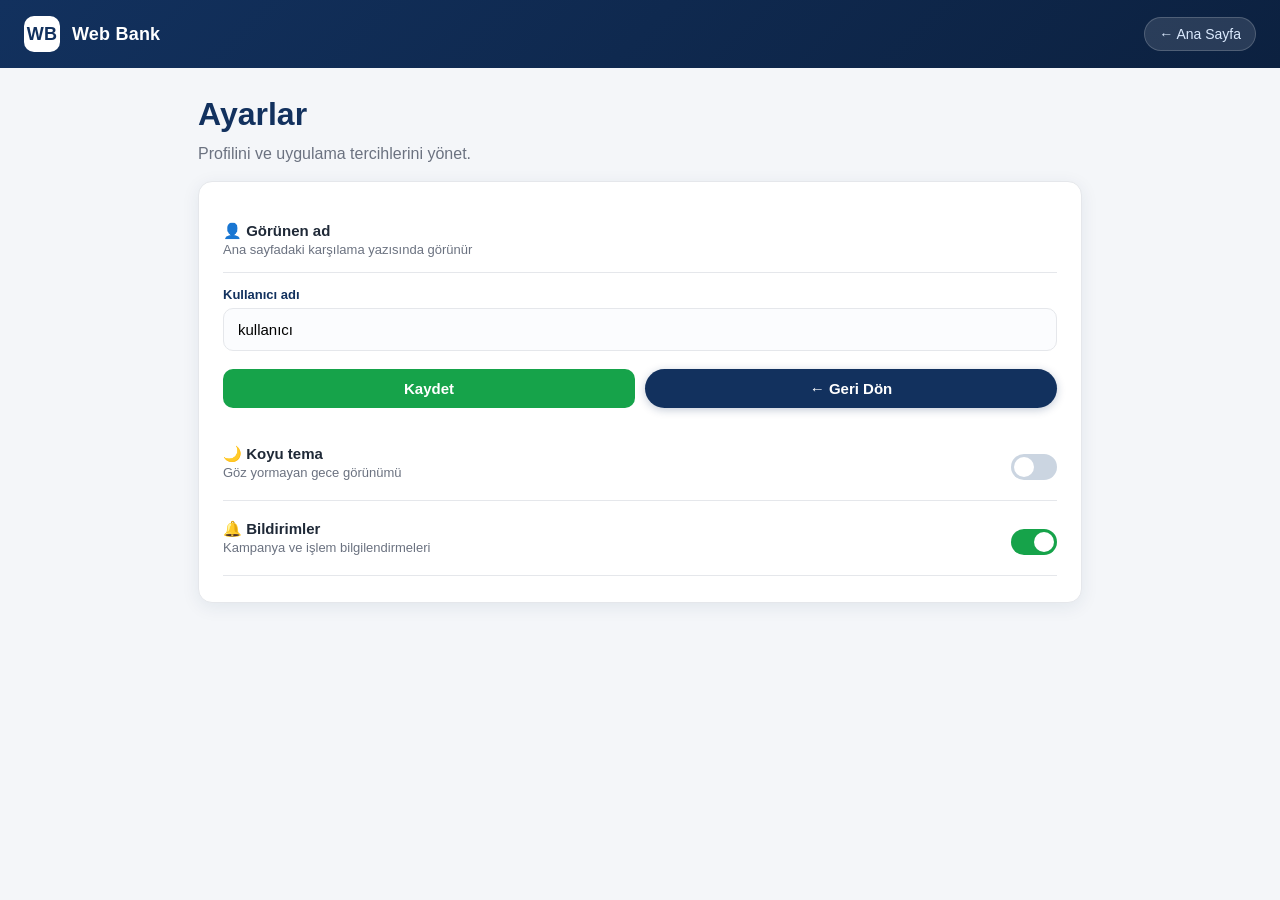
<file: ayarlar.html>
<!DOCTYPE html>
<html lang="tr">
<head>
<meta charset="UTF-8">
<meta name="viewport" content="width=device-width, initial-scale=1.0">
<title>Ayarlar — Web Bank</title>
<link rel="stylesheet" href="style.css">
<script>
function load() {
  if (localStorage.getItem("tema") === "koyu") document.body.classList.add("dark");
  document.getElementById("kadi").value = localStorage.getItem("bank_user") || "kullanıcı";
  document.getElementById("tema").checked = localStorage.getItem("tema") === "koyu";
  document.getElementById("bildirim").checked = localStorage.getItem("bildirim") !== "kapali";
}
function saveUser(e) {
  if (e) e.preventDefault();
  var v = document.getElementById("kadi").value.trim();
  if (!v) return false;
  localStorage.setItem("bank_user", v);
  msg("Kullanıcı adı güncellendi: " + v);
  return false;
}
function toggleTema(el) {
  localStorage.setItem("tema", el.checked ? "koyu" : "acik");
  document.body.classList.toggle("dark", el.checked);
}
function toggleBildirim(el) {
  localStorage.setItem("bildirim", el.checked ? "acik" : "kapali");
  msg(el.checked ? "Bildirimler açıldı." : "Bildirimler kapatıldı.");
}
function msg(t) {
  var m = document.getElementById("msg");
  m.className = "alert ok"; m.textContent = t;
}
window.onload = load;
</script>
</head>
<body>
<div class="topbar"><div class="brand"><div class="brand-mark">WB</div><span>Web Bank</span></div><a href="index.html">← Ana Sayfa</a></div>
<div class="container">
  <h1>Ayarlar</h1>
  <p class="muted">Profilini ve uygulama tercihlerini yönet.</p>

  <form class="panel" style="max-width:100%" onsubmit="return saveUser(event)">
    <div class="settings-row">
      <div><strong>👤 Görünen ad</strong><small>Ana sayfadaki karşılama yazısında görünür</small></div>
    </div>
    <label for="kadi">Kullanıcı adı</label>
    <input id="kadi" type="text" maxlength="20">
    <div class="btn-row"><button class="primary" type="submit">Kaydet</button><a class="button-back" href="index.html">← Geri Dön</a></div>

    <div class="settings-row" style="margin-top:18px">
      <div><strong>🌙 Koyu tema</strong><small>Göz yormayan gece görünümü</small></div>
      <label class="switch"><input id="tema" type="checkbox" onchange="toggleTema(this)"><span class="slider"></span></label>
    </div>
    <div class="settings-row">
      <div><strong>🔔 Bildirimler</strong><small>Kampanya ve işlem bilgilendirmeleri</small></div>
      <label class="switch"><input id="bildirim" type="checkbox" onchange="toggleBildirim(this)"><span class="slider"></span></label>
    </div>

    <div id="msg" class="alert"></div>
  </form>
</div>
<script src="gecis.js" defer></script>
</body>
</html>
</file>
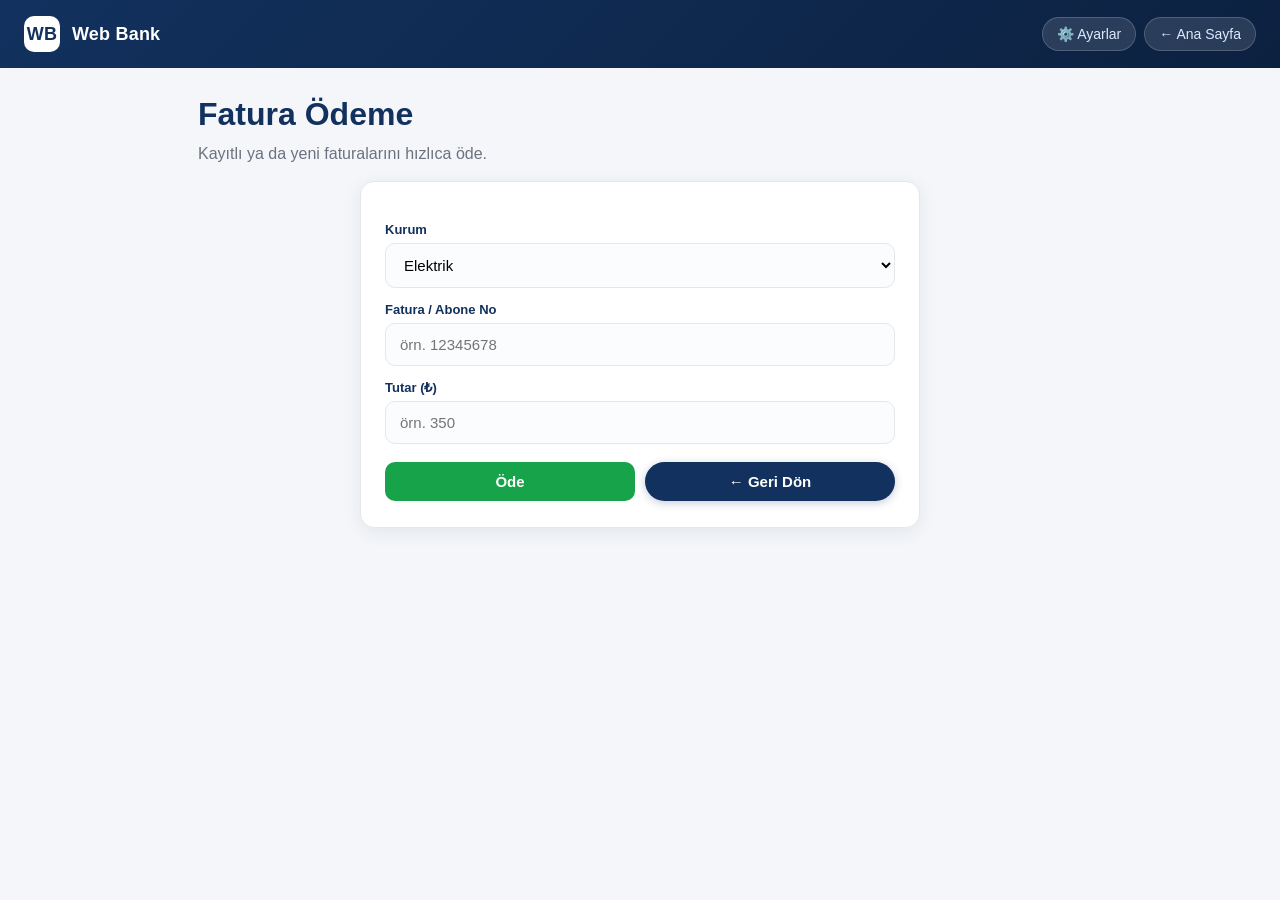
<file: fatura.html>
<!DOCTYPE html>
<html lang="tr">
<head>
<meta charset="UTF-8">
<meta name="viewport" content="width=device-width, initial-scale=1.0">
<title>Fatura Ödeme — Web Bank</title>
<link rel="stylesheet" href="style.css">
<script>
if (localStorage.getItem("tema") === "koyu") document.body.classList.add("dark");
function ode(e) {
  if (e) e.preventDefault();
  var kurum = document.getElementById("kurum").value;
  var no = document.getElementById("fno").value.trim();
  var tutar = parseFloat(document.getElementById("tutar").value);
  var msg = document.getElementById("msg");
  if (!no) { msg.className="alert err"; msg.textContent="Fatura numarası girin."; return false; }
  if (!tutar || tutar <= 0) { msg.className="alert err"; msg.textContent="Geçerli bir tutar girin."; return false; }
  var bakiye = parseFloat(localStorage.getItem("bakiye") || "25750");
  if (tutar > bakiye) { msg.className="alert err"; msg.textContent="Yetersiz bakiye."; return false; }
  localStorage.setItem("bakiye", String(bakiye - tutar));
  msg.className="alert ok";
  msg.textContent = kurum + " faturası (" + no + ") ödendi: " + tutar.toLocaleString("tr-TR",{minimumFractionDigits:2}) + " ₺";
  document.getElementById("form").reset();
  return false;
}
</script>
</head>
<body>
<div class="topbar"><div class="brand"><div class="brand-mark">WB</div><span>Web Bank</span></div><div class="topbar-actions"><a href="ayarlar.html">⚙️ Ayarlar</a><a href="index.html">← Ana Sayfa</a></div></div>
<div class="container">
  <h1>Fatura Ödeme</h1>
  <p class="muted">Kayıtlı ya da yeni faturalarını hızlıca öde.</p>
  <form id="form" class="panel" onsubmit="return ode(event)">
    <label for="kurum">Kurum</label>
    <select id="kurum"><option>Elektrik</option><option>Su</option><option>Doğalgaz</option><option>Telefon / İnternet</option></select>
    <label for="fno">Fatura / Abone No</label>
    <input id="fno" type="text" placeholder="örn. 12345678">
    <label for="tutar">Tutar (₺)</label>
    <input id="tutar" type="number" min="1" step="0.01" placeholder="örn. 350">
    <div class="btn-row"><button class="primary" type="submit">Öde</button><a class="button-back" href="index.html">← Geri Dön</a></div>
    <div id="msg" class="alert"></div>
  </form>
</div>
<script src="gecis.js" defer></script>
</body>
</html>
</file>
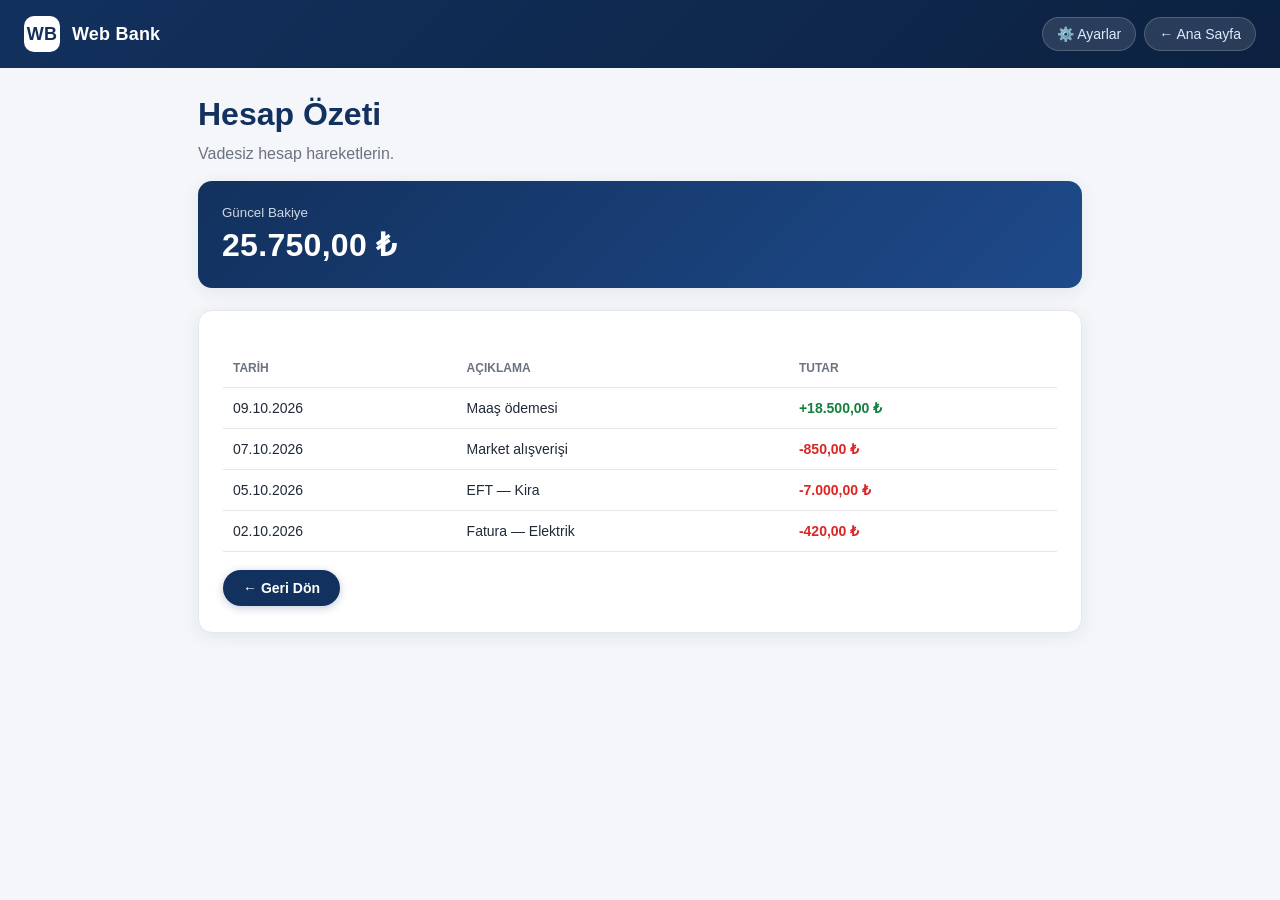
<file: hesap-ozeti.html>
<!DOCTYPE html>
<html lang="tr">
<head>
<meta charset="UTF-8">
<meta name="viewport" content="width=device-width, initial-scale=1.0">
<title>Hesap Özeti — Web Bank</title>
<link rel="stylesheet" href="style.css">
<script>
window.onload = function() {
  if (localStorage.getItem("tema") === "koyu") document.body.classList.add("dark");
  var b = Number(localStorage.getItem("bakiye") || "25750");
  document.getElementById("bakiye").textContent = b.toLocaleString("tr-TR",{minimumFractionDigits:2}) + " ₺";
};
</script>
</head>
<body>
<div class="topbar"><div class="brand"><div class="brand-mark">WB</div><span>Web Bank</span></div><div class="topbar-actions"><a href="ayarlar.html">⚙️ Ayarlar</a><a href="index.html">← Ana Sayfa</a></div></div>
<div class="container">
  <h1>Hesap Özeti</h1>
  <p class="muted">Vadesiz hesap hareketlerin.</p>
  <div class="balance-card"><div><small>Güncel Bakiye</small><div class="balance-amount" id="bakiye">—</div></div></div>
  <div class="panel" style="max-width:100%">
    <div class="table-wrap">
    <table>
      <tr><th>Tarih</th><th>Açıklama</th><th>Tutar</th></tr>
      <tr><td>09.10.2026</td><td>Maaş ödemesi</td><td class="positive">+18.500,00 ₺</td></tr>
      <tr><td>07.10.2026</td><td>Market alışverişi</td><td class="negative">-850,00 ₺</td></tr>
      <tr><td>05.10.2026</td><td>EFT — Kira</td><td class="negative">-7.000,00 ₺</td></tr>
      <tr><td>02.10.2026</td><td>Fatura — Elektrik</td><td class="negative">-420,00 ₺</td></tr>
    </table>
    </div>
    <a class="button-back" href="index.html">← Geri Dön</a>
  </div>
</div>
<script src="gecis.js" defer></script>
</body>
</html>
</file>
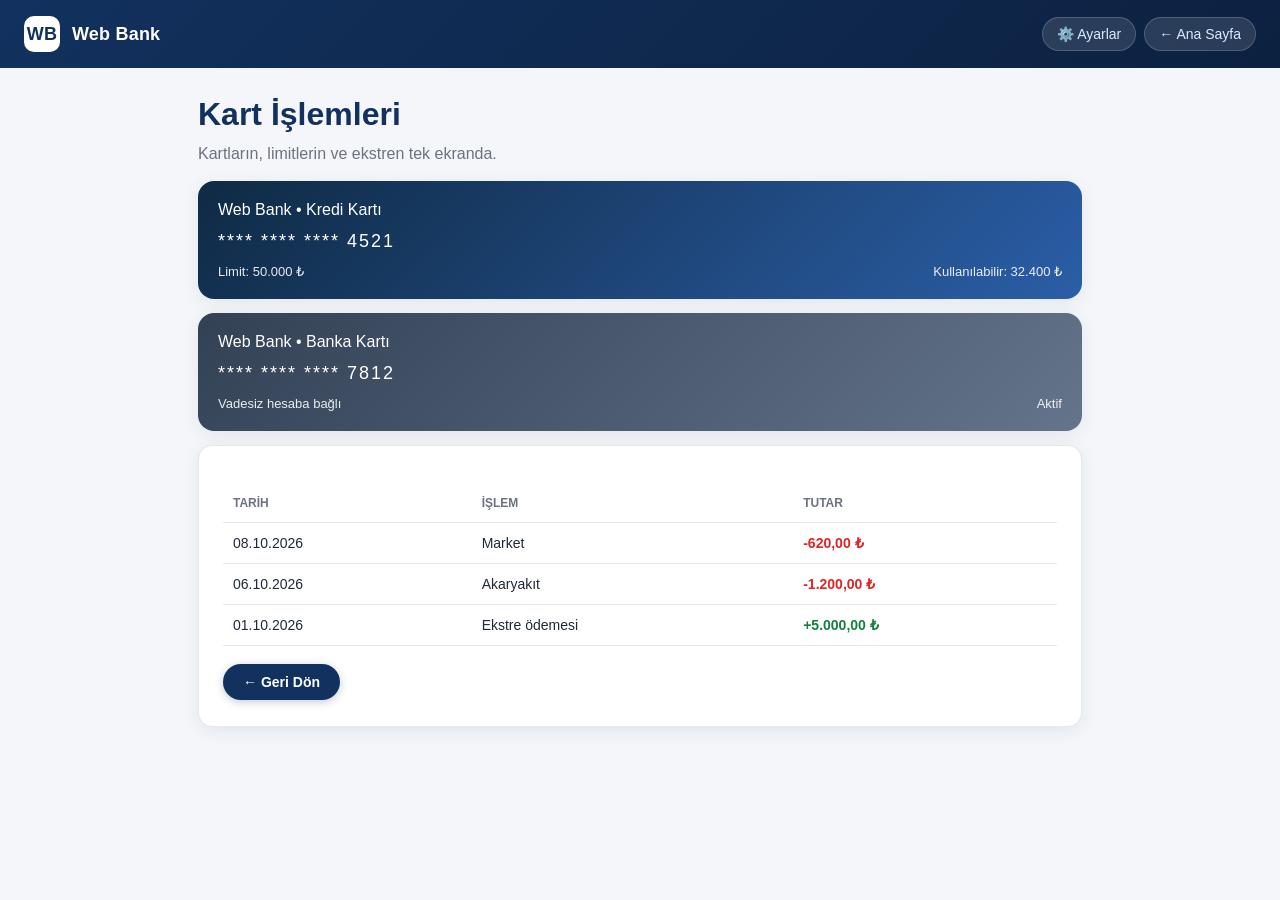
<file: kart-islemleri.html>
<!DOCTYPE html>
<html lang="tr">
<head>
<meta charset="UTF-8">
<meta name="viewport" content="width=device-width, initial-scale=1.0">
<title>Kart İşlemleri — Web Bank</title>
<link rel="stylesheet" href="style.css">
<script>if (localStorage.getItem("tema") === "koyu") document.body.classList.add("dark");</script>
</head>
<body>
<div class="topbar"><div class="brand"><div class="brand-mark">WB</div><span>Web Bank</span></div><div class="topbar-actions"><a href="ayarlar.html">⚙️ Ayarlar</a><a href="index.html">← Ana Sayfa</a></div></div>
<div class="container">
  <h1>Kart İşlemleri</h1>
  <p class="muted">Kartların, limitlerin ve ekstren tek ekranda.</p>
  <div class="bank-card">
    <div>Web Bank • Kredi Kartı</div>
    <div class="num">**** **** **** 4521</div>
    <div class="row"><span>Limit: 50.000 ₺</span><span>Kullanılabilir: 32.400 ₺</span></div>
  </div>
  <div class="bank-card" style="background:linear-gradient(135deg,#334155,#64748b)">
    <div>Web Bank • Banka Kartı</div>
    <div class="num">**** **** **** 7812</div>
    <div class="row"><span>Vadesiz hesaba bağlı</span><span>Aktif</span></div>
  </div>
  <div class="panel" style="max-width:100%">
    <div class="table-wrap">
    <table>
      <tr><th>Tarih</th><th>İşlem</th><th>Tutar</th></tr>
      <tr><td>08.10.2026</td><td>Market</td><td class="negative">-620,00 ₺</td></tr>
      <tr><td>06.10.2026</td><td>Akaryakıt</td><td class="negative">-1.200,00 ₺</td></tr>
      <tr><td>01.10.2026</td><td>Ekstre ödemesi</td><td class="positive">+5.000,00 ₺</td></tr>
    </table>
    </div>
    <a class="button-back" href="index.html">← Geri Dön</a>
  </div>
</div>
<script src="gecis.js" defer></script>
</body>
</html>
</file>
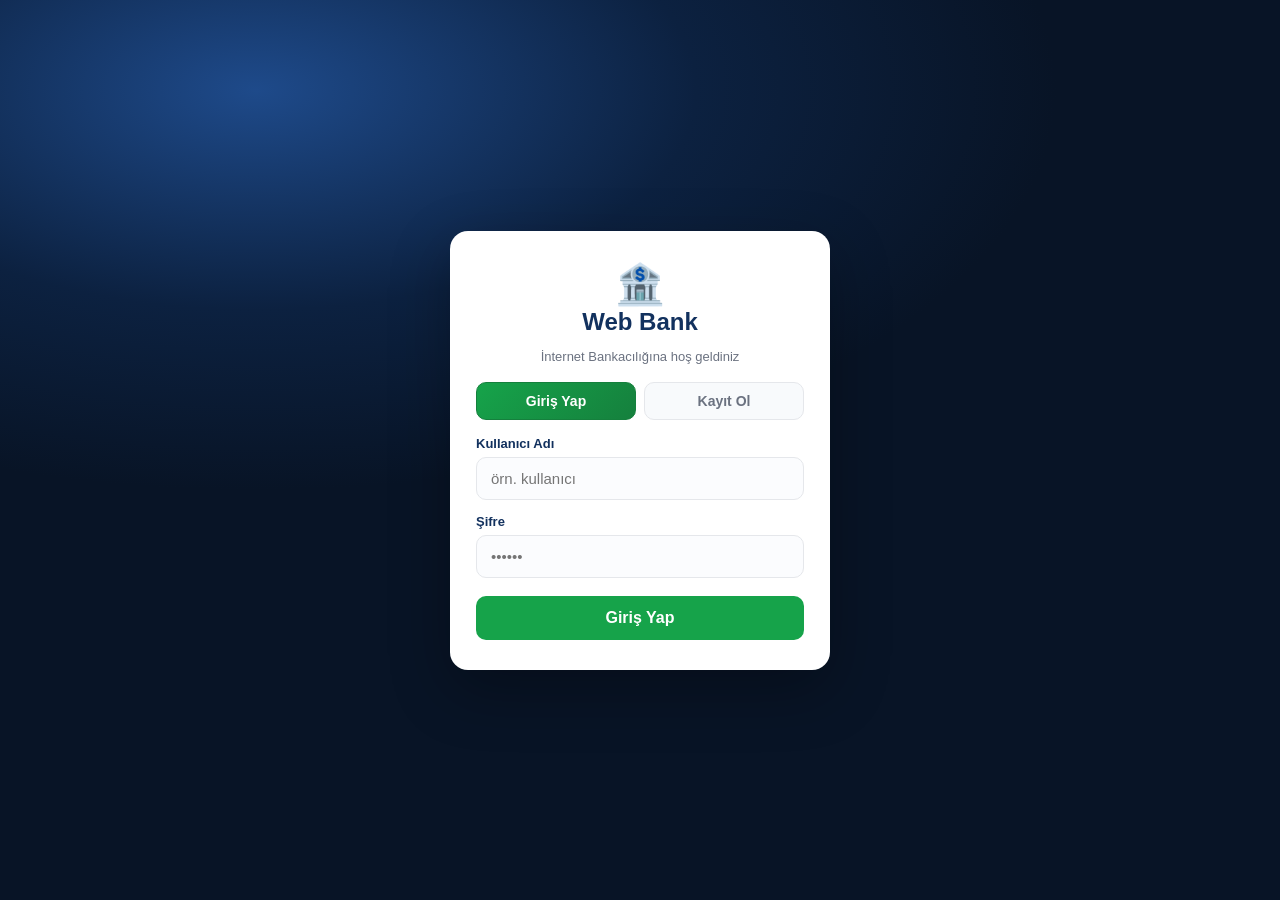
<file: login.html>
<!DOCTYPE html>
<html lang="tr">
<head>
<meta charset="UTF-8">
<meta name="viewport" content="width=device-width, initial-scale=1.0">
<title>Web Bank — Giriş</title>
<link rel="stylesheet" href="style.css">
<script>
function getUsers() {
  try { return JSON.parse(localStorage.getItem("bank_users") || '{"kullanıcı":"010101"}'); }
  catch (e) { return {"kullanıcı":"010101"}; }
}
function showTab(which) {
  document.getElementById("tab-giris").classList.toggle("active", which === "giris");
  document.getElementById("tab-kayit").classList.toggle("active", which === "kayit");
  document.getElementById("form-giris").style.display = which === "giris" ? "block" : "none";
  document.getElementById("form-kayit").style.display = which === "kayit" ? "block" : "none";
  document.getElementById("msg").className = "alert";
  document.getElementById("msg").textContent = "";
}
function girisKontrol(e) {
  if (e) e.preventDefault();
  var kadi = document.getElementById("kadi").value.trim();
  var sifre = document.getElementById("sifre").value;
  var msg = document.getElementById("msg");
  var users = getUsers();
  if (users[kadi] && users[kadi] === sifre) {
    localStorage.setItem("bank_user", kadi);
    window.location.href = "index.html";
  } else {
    msg.className = "alert err";
    msg.textContent = "Giriş yapılamadı. Kullanıcı adı veya şifre hatalı.";
  }
  return false;
}
function kayitOl(e) {
  if (e) e.preventDefault();
  var kadi = document.getElementById("ykadi").value.trim();
  var s1 = document.getElementById("ysifre").value;
  var s2 = document.getElementById("ysifre2").value;
  var msg = document.getElementById("msg");
  if (kadi.length < 3) { msg.className = "alert err"; msg.textContent = "Kullanıcı adı en az 3 karakter olmalı."; return false; }
  if (s1.length < 4) { msg.className = "alert err"; msg.textContent = "Şifre en az 4 karakter olmalı."; return false; }
  if (s1 !== s2) { msg.className = "alert err"; msg.textContent = "Şifreler eşleşmiyor."; return false; }
  var users = getUsers();
  if (users[kadi]) { msg.className = "alert err"; msg.textContent = "Bu kullanıcı adı zaten kayıtlı. Giriş yapın."; return false; }
  users[kadi] = s1;
  localStorage.setItem("bank_users", JSON.stringify(users));
  localStorage.setItem("bank_user", kadi);
  if (!localStorage.getItem("bakiye")) localStorage.setItem("bakiye", "25750");
  msg.className = "alert ok";
  msg.textContent = "Kayıt başarılı! Yönlendiriliyorsunuz...";
  setTimeout(function () { window.location.href = "index.html"; }, 600);
  return false;
}
</script>
</head>
<body>
<div class="login-wrap">
  <div class="login-box">
    <div style="font-size:40px">🏦</div>
    <h2>Web Bank</h2>
    <p>İnternet Bankacılığına hoş geldiniz</p>
    <div class="tabs">
      <button id="tab-giris" class="active" type="button" onclick="showTab('giris')">Giriş Yap</button>
      <button id="tab-kayit" type="button" onclick="showTab('kayit')">Kayıt Ol</button>
    </div>
    <form id="form-giris" onsubmit="return girisKontrol(event)">
      <label for="kadi">Kullanıcı Adı</label>
      <input type="text" id="kadi" placeholder="örn. kullanıcı" autocomplete="username">
      <label for="sifre">Şifre</label>
      <input type="password" id="sifre" placeholder="••••••" autocomplete="current-password">
      <button class="primary" type="submit">Giriş Yap</button>
    </form>
    <form id="form-kayit" style="display:none" onsubmit="return kayitOl(event)">
      <label for="ykadi">Kullanıcı Adı</label>
      <input type="text" id="ykadi" placeholder="yeni kullanıcı adı" autocomplete="username">
      <label for="ysifre">Şifre</label>
      <input type="password" id="ysifre" placeholder="en az 4 karakter" autocomplete="new-password">
      <label for="ysifre2">Şifre (Tekrar)</label>
      <input type="password" id="ysifre2" placeholder="şifreyi tekrar girin" autocomplete="new-password">
      <button class="primary" type="submit">Kayıt Ol</button>
    </form>
    <div id="msg" class="alert"></div>
  </div>
</div>
<script src="gecis.js" defer></script>
</body>
</html>
</file>
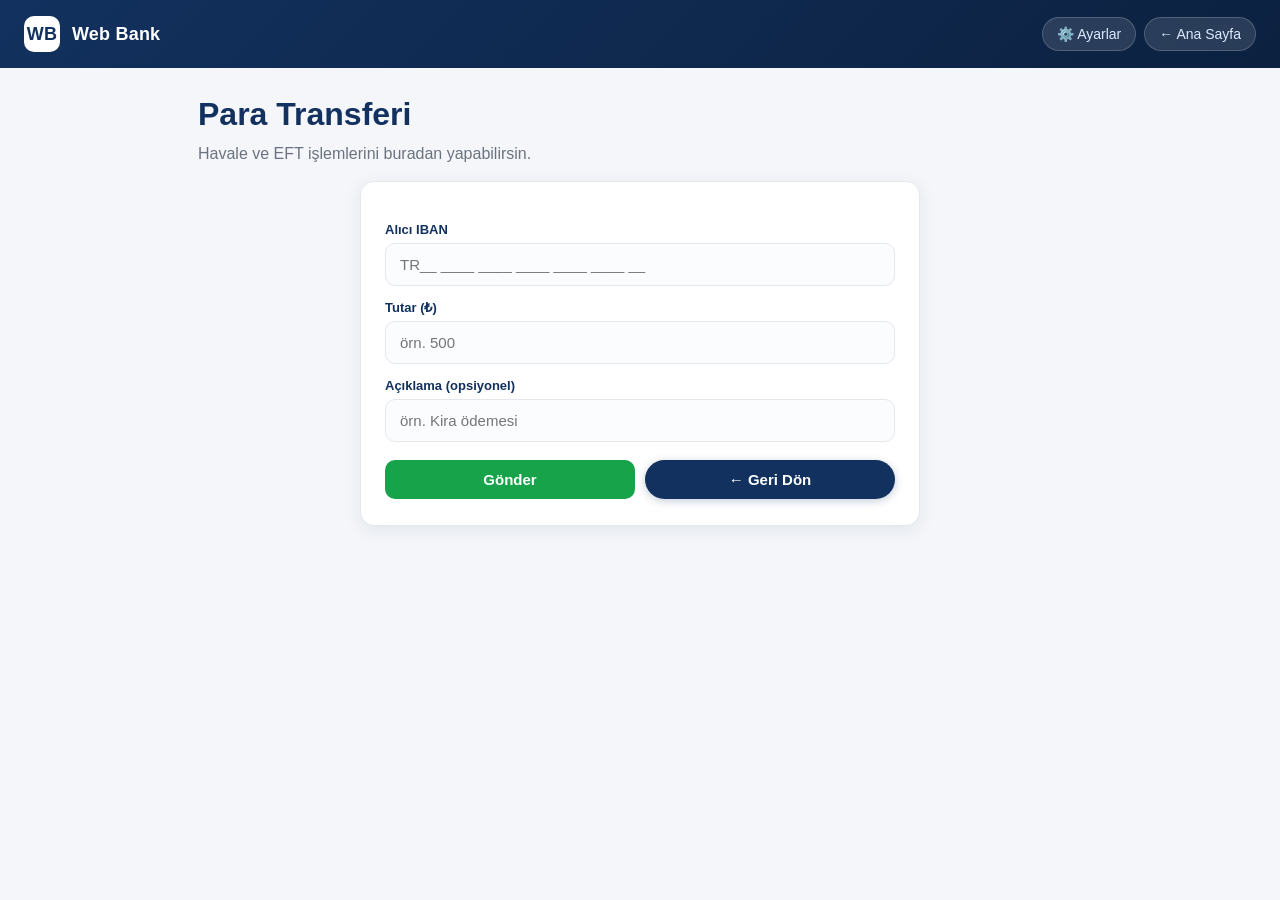
<file: transfer.html>
<!DOCTYPE html>
<html lang="tr">
<head>
<meta charset="UTF-8">
<meta name="viewport" content="width=device-width, initial-scale=1.0">
<title>Para Transferi — Web Bank</title>
<link rel="stylesheet" href="style.css">
<script>
if (localStorage.getItem("tema") === "koyu") document.body.classList.add("dark");
function gonder(e) {
  if (e) e.preventDefault();
  var iban = document.getElementById("iban").value.trim();
  var tutar = parseFloat(document.getElementById("tutar").value);
  var msg = document.getElementById("msg");
  if (iban.length < 10) { msg.className="alert err"; msg.textContent="Lütfen geçerli bir IBAN girin."; return false; }
  if (!tutar || tutar <= 0) { msg.className="alert err"; msg.textContent="Lütfen geçerli bir tutar girin."; return false; }
  var bakiye = parseFloat(localStorage.getItem("bakiye") || "25750");
  if (tutar > bakiye) { msg.className="alert err"; msg.textContent="Yetersiz bakiye."; return false; }
  localStorage.setItem("bakiye", String(bakiye - tutar));
  msg.className="alert ok";
  msg.textContent = tutar.toLocaleString("tr-TR",{minimumFractionDigits:2}) + " ₺ transfer edildi. Yeni bakiye: " + (bakiye-tutar).toLocaleString("tr-TR",{minimumFractionDigits:2}) + " ₺";
  document.getElementById("form").reset();
  return false;
}
</script>
</head>
<body>
<div class="topbar"><div class="brand"><div class="brand-mark">WB</div><span>Web Bank</span></div><div class="topbar-actions"><a href="ayarlar.html">⚙️ Ayarlar</a><a href="index.html">← Ana Sayfa</a></div></div>
<div class="container">
  <h1>Para Transferi</h1>
  <p class="muted">Havale ve EFT işlemlerini buradan yapabilirsin.</p>
  <form id="form" class="panel" onsubmit="return gonder(event)">
    <label for="iban">Alıcı IBAN</label>
    <input id="iban" type="text" placeholder="TR__ ____ ____ ____ ____ ____ __">
    <label for="tutar">Tutar (₺)</label>
    <input id="tutar" type="number" min="1" step="0.01" placeholder="örn. 500">
    <label for="aciklama">Açıklama (opsiyonel)</label>
    <input id="aciklama" type="text" placeholder="örn. Kira ödemesi">
    <div class="btn-row"><button class="primary" type="submit">Gönder</button><a class="button-back" href="index.html">← Geri Dön</a></div>
    <div id="msg" class="alert"></div>
  </form>
</div>
<script src="gecis.js" defer></script>
</body>
</html>
</file>
<file: style.css>
:root {
  --primary: #12315e;
  --primary-dark: #0c2140;
  --accent: #16a34a;
  --accent-dark: #15803d;
  --bg: #f4f6f9;
  --card: #ffffff;
  --text: #1f2937;
  --muted: #6b7280;
  --border: #e5e7eb;
  --radius: 14px;
  --shadow: 0 4px 18px rgba(18, 49, 94, 0.08);
}

* { box-sizing: border-box; }

body {
  font-family: "Inter", "Segoe UI", Arial, sans-serif;
  background: var(--bg);
  color: var(--text);
  margin: 0;
  padding: 0;
  min-height: 100vh;
}

/* Üst bar */
.topbar {
  background: linear-gradient(135deg, var(--primary), var(--primary-dark));
  color: #fff;
  padding: 16px 24px;
  display: flex;
  align-items: center;
  justify-content: space-between;
  position: sticky;
  top: 0;
  z-index: 10;
}

.brand {
  display: flex;
  align-items: center;
  gap: 12px;
  font-weight: 700;
  font-size: 18px;
  letter-spacing: 0.2px;
}

.brand-mark {
  width: 36px;
  height: 36px;
  border-radius: 10px;
  background: #fff;
  color: var(--primary);
  display: grid;
  place-items: center;
  font-weight: 800;
}

.topbar a, .topbar button.link {
  color: #dbeafe;
  text-decoration: none;
  font-size: 14px;
  background: rgba(255,255,255,0.12);
  border: 1px solid rgba(255,255,255,0.18);
  padding: 8px 14px;
  border-radius: 999px;
  cursor: pointer;
}

.topbar a:hover { background: rgba(255,255,255,0.2); }

.container {
  max-width: 920px;
  margin: 0 auto;
  padding: 28px 18px 48px;
}

h1, h2 { margin: 0 0 12px; color: var(--primary); }
.topbar h2 { color: #fff; margin: 0; }

#welcome { font-size: 26px; color: #2f5b9c; font-weight: 600; }

.topbar-actions { display: flex; gap: 8px; align-items: center; }
p.muted { color: var(--muted); margin: 6px 0 18px; }

/* Bakiye kartı */
.balance-card {
  background: linear-gradient(135deg, var(--primary) 0%, #1e4a8a 100%);
  color: #fff;
  border-radius: var(--radius);
  padding: 24px;
  box-shadow: var(--shadow);
  margin-bottom: 22px;
  display: flex;
  justify-content: space-between;
  align-items: center;
  flex-wrap: wrap;
  gap: 12px;
}

.balance-card small { opacity: 0.8; display: block; margin-bottom: 6px; }
.balance-amount { font-size: 32px; font-weight: 800; letter-spacing: 0.3px; }
.balance-iban { font-size: 13px; opacity: 0.85; margin-top: 6px; }

/* Menü grid */
.menu {
  display: grid;
  grid-template-columns: repeat(auto-fit, minmax(200px, 1fr));
  gap: 14px;
}

.menu a { text-decoration: none; }

.card {
  background: var(--card);
  border: 1px solid var(--border);
  border-radius: var(--radius);
  padding: 22px 18px;
  box-shadow: var(--shadow);
  text-align: left;
  transition: transform 0.15s ease, box-shadow 0.15s ease;
  color: var(--text);
}

a .card:hover {
  transform: translateY(-3px);
  box-shadow: 0 10px 26px rgba(18,49,94,0.14);
  border-color: #cbd5e1;
}

.card .icon { font-size: 28px; margin-bottom: 10px; }
.card strong { display: block; font-size: 16px; margin-bottom: 6px; color: var(--primary); }
.card span { font-size: 13px; color: var(--muted); }

/* Form kartı */
.panel {
  background: var(--card);
  border: 1px solid var(--border);
  border-radius: var(--radius);
  box-shadow: var(--shadow);
  padding: 26px 24px;
  max-width: 560px;
  margin: 0 auto;
}

label { display: block; text-align: left; font-size: 13px; font-weight: 600; margin: 14px 0 6px; color: var(--primary); }

input, select {
  width: 100%;
  padding: 12px 14px;
  border-radius: 10px;
  border: 1.5px solid var(--border);
  font-size: 15px;
  outline: none;
  background: #fbfcfe;
}

input:focus, select:focus { border-color: var(--primary); background: #fff; }

/* Eski sayfalardaki çıplak input'lar için */
body > input { max-width: 560px; margin: 10px auto; display: block; }

button.primary, .btn {
  width: 100%;
  margin-top: 18px;
  padding: 13px 18px;
  border: none;
  border-radius: 10px;
  background: var(--accent);
  color: #fff;
  font-size: 16px;
  font-weight: 700;
  cursor: pointer;
}

button.primary:hover { background: var(--accent-dark); }

/* Yan yana butonlar (Gönder + Geri Dön gibi) */
.btn-row { display: flex; gap: 10px; margin-top: 18px; }
.btn-row .primary, .btn-row .button-back {
  flex: 1; width: auto; margin: 0;
  text-align: center; padding: 11px 12px; font-size: 15px;
  display: flex; align-items: center; justify-content: center;
}

.button-back, .back {
  display: inline-block;
  margin-top: 18px;
  color: #fff;
  text-decoration: none;
  font-size: 14px;
  font-weight: 700;
  border: none;
  padding: 10px 20px;
  border-radius: 999px;
  background: var(--primary);
  box-shadow: 0 2px 8px rgba(18,49,94,0.25);
}

.button-back:hover { background: var(--primary-dark); }

/* Login */
.login-wrap {
  min-height: 100vh;
  display: grid;
  place-items: center;
  padding: 24px;
  background: radial-gradient(800px 400px at 20% 10%, #1e4a8a 0%, var(--primary-dark) 55%, #081426 100%);
}

.login-box {
  background: #fff;
  width: 100%;
  max-width: 380px;
  border-radius: 18px;
  padding: 30px 26px;
  box-shadow: 0 20px 60px rgba(0,0,0,0.3);
  text-align: center;
}

.login-box h2 { margin-bottom: 4px; }
.login-box p { color: var(--muted); font-size: 13px; margin-bottom: 18px; }

/* Giriş / Kayıt sekmeleri */
.tabs { display: flex; gap: 8px; margin-bottom: 16px; }
.tabs button {
  flex: 1; padding: 10px; border-radius: 10px;
  border: 1.5px solid var(--border); background: #f8fafc;
  font-weight: 700; font-size: 14px; color: var(--muted); cursor: pointer;
}
.tabs button.active { background: var(--primary); border-color: var(--primary); color: #fff; }
#tab-giris.active { background: linear-gradient(135deg, #16a34a, #15803d); border-color: #15803d; }
#tab-kayit.active { background: linear-gradient(135deg, #2563eb, #1e40af); border-color: #1e40af; }
.tabs button:hover { border-color: var(--primary); color: var(--primary); }
.tabs button.active:hover { color: #fff; }
.demo-info {
  margin-top: 14px;
  font-size: 12px;
  color: var(--muted);
  background: #f8fafc;
  border: 1px dashed #cbd5e1;
  border-radius: 10px;
  padding: 10px;
}

/* Tablo */
.table-wrap { overflow-x: auto; }
table {
  width: 100%;
  border-collapse: collapse;
  font-size: 14px;
  margin-top: 12px;
}
th, td { padding: 12px 10px; border-bottom: 1px solid var(--border); text-align: left; }
th { color: var(--muted); font-weight: 700; font-size: 12px; text-transform: uppercase; }
.positive { color: var(--accent-dark); font-weight: 700; }
.negative { color: #dc2626; font-weight: 700; }

/* Kart görseli */
.bank-card {
  background: linear-gradient(135deg, #0f2a44, #2b5ea7);
  color: #fff;
  border-radius: 16px;
  padding: 20px;
  margin-bottom: 14px;
  box-shadow: var(--shadow);
}
.bank-card .num { font-size: 18px; letter-spacing: 2px; margin: 12px 0; }
.bank-card .row { display: flex; justify-content: space-between; font-size: 13px; opacity: 0.9; }

.alert {
  margin-top: 14px;
  padding: 12px 14px;
  border-radius: 10px;
  font-size: 14px;
  display: none;
}
.alert.ok { display: block; background: #dcfce7; color: #166534; border: 1px solid #bbf7d0; }
.alert.err { display: block; background: #fee2e2; color: #991b1b; border: 1px solid #fecaca; }

/* Ayarlar sayfası */
.settings-row {
  display: flex;
  align-items: center;
  justify-content: space-between;
  gap: 12px;
  padding: 14px 0;
  border-bottom: 1px solid var(--border);
  text-align: left;
}
.settings-row:last-child { border-bottom: none; }
.settings-row strong { display: block; font-size: 15px; }
.settings-row small { color: var(--muted); font-size: 13px; }
.switch { position: relative; width: 46px; height: 26px; flex-shrink: 0; }
.switch input { opacity: 0; width: 100%; height: 100%; margin: 0; cursor: pointer; }
.slider {
  position: absolute; inset: 0;
  background: #cbd5e1; border-radius: 999px;
  pointer-events: none; transition: 0.2s;
}
.slider:before {
  content: ""; position: absolute;
  width: 20px; height: 20px; border-radius: 50%;
  background: #fff; top: 3px; left: 3px; transition: 0.2s;
}
.switch input:checked + .slider { background: var(--accent); }
.switch input:checked + .slider:before { transform: translateX(20px); }

/* Koyu tema (ayarlar ile açılır) */
body.dark {
  --bg: #0f172a;
  --card: #1e293b;
  --text: #e2e8f0;
  --muted: #94a3b8;
  --border: #334155;
  --shadow: 0 4px 18px rgba(0,0,0,0.4);
}
body.dark .topbar { background: linear-gradient(135deg, #020617, #1e3a5f); }
body.dark h1, body.dark h2 { color: #e8eef7; }
body.dark #welcome { color: #93c5fd; }
body.dark .card strong { color: #e8eef7; }
body.dark label { color: #cbd5e1; }
body.dark .modal-head { color: #e8eef7; background: #1e293b; }
body.dark .modal-box { background: #0f172a; }
body.dark input, body.dark select { background: #0f172a; color: #e2e8f0; }
body.dark .login-box { background: #1e293b; }
body.dark .login-box h2 { color: #e2e8f0; }
body.dark .balance-card { background: linear-gradient(135deg, #020617, #1e3a5f); }
body.dark .button-back { background: #475569; color: #fff; border: 1px solid #64748b; }
body.dark .button-back:hover { background: #64748b; }
body.dark .demo-info { background: #0f172a; border-color: #334155; }

@media (max-width: 600px) {
  .balance-amount { font-size: 26px; }
  .container { padding: 18px 14px 36px; }
}

/* Sekmeler arası geçiş hareketi */
@keyframes pageIn {
  from { opacity: 0; transform: translateY(10px); }
  to { opacity: 1; transform: none; }
}
@keyframes modalIn {
  from { opacity: 0; transform: translateY(16px) scale(0.98); }
  to { opacity: 1; transform: none; }
}
.container, .login-box, .panel { animation: pageIn 0.32s ease; }
.menu .card { animation: pageIn 0.35s ease backwards; }
.menu a:nth-child(2) .card { animation-delay: 0.05s; }
.menu a:nth-child(3) .card { animation-delay: 0.1s; }
.menu a:nth-child(4) .card { animation-delay: 0.15s; }
body.leaving { opacity: 0; transform: translateY(6px); transition: opacity 0.18s ease, transform 0.18s ease; }

/* Modal pencere */
.modal {
  position: fixed; inset: 0;
  background: rgba(12, 25, 45, 0.55);
  backdrop-filter: blur(3px);
  display: none;
  align-items: center;
  justify-content: center;
  padding: 18px;
  z-index: 50;
}
.modal.open { display: flex; }
.modal-box {
  background: var(--bg);
  border-radius: 18px;
  width: 100%;
  max-width: 640px;
  max-height: 88vh;
  display: flex;
  flex-direction: column;
  overflow: hidden;
  box-shadow: 0 24px 70px rgba(0,0,0,0.35);
  animation: modalIn 0.25s ease;
  border: 1px solid var(--border);
}
.modal-head {
  display: flex;
  align-items: center;
  justify-content: space-between;
  padding: 12px 16px;
  background: var(--card);
  border-bottom: 1px solid var(--border);
  font-weight: 700;
  color: var(--primary);
}
.modal-head button {
  border: none;
  background: var(--primary);
  color: #fff;
  font-size: 14px;
  font-weight: 700;
  border-radius: 999px;
  padding: 8px 14px;
  cursor: pointer;
}
.modal-head button:hover { background: var(--primary-dark); }
.modal-frame { width: 100%; height: 62vh; min-height: 420px; border: none; background: var(--bg); }
@media (prefers-reduced-motion: reduce) {
  .container, .login-box, .panel, .menu .card { animation: none; }
  body.leaving { transition: none; }
}
</file>
